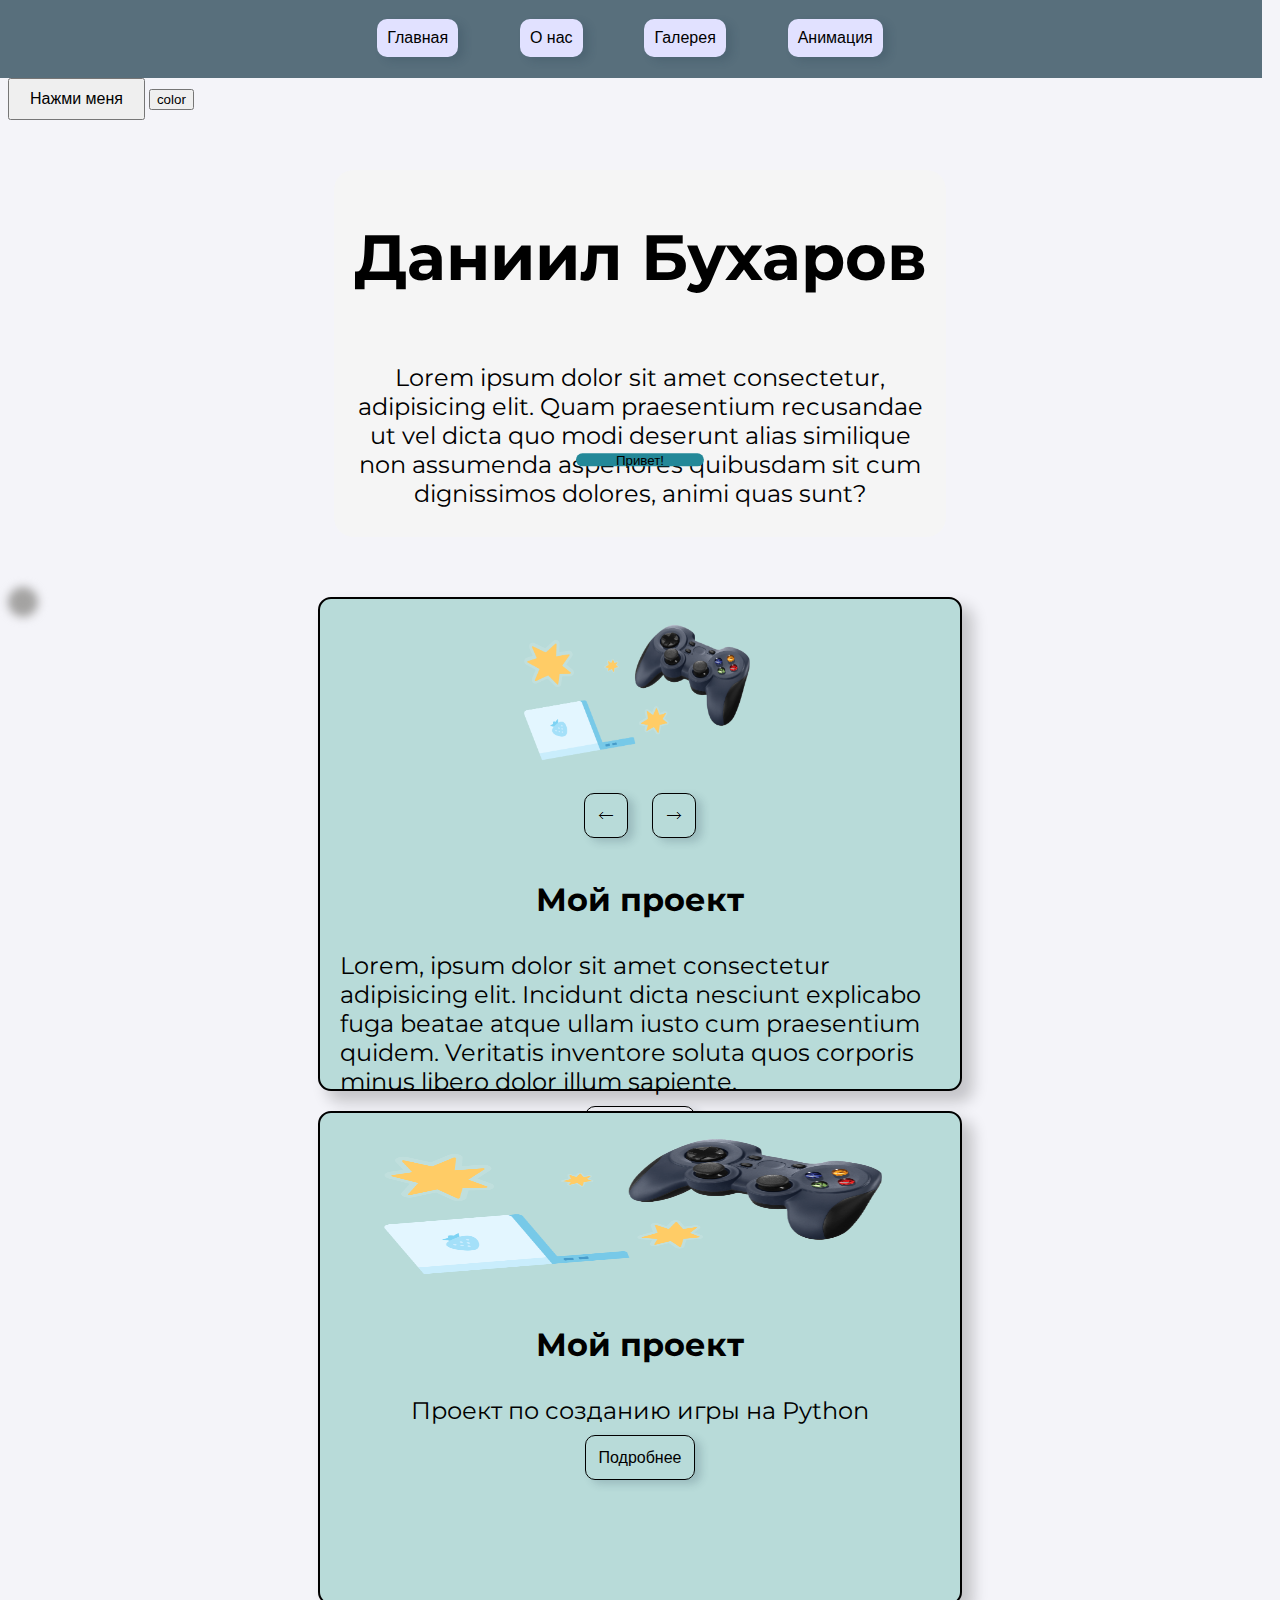
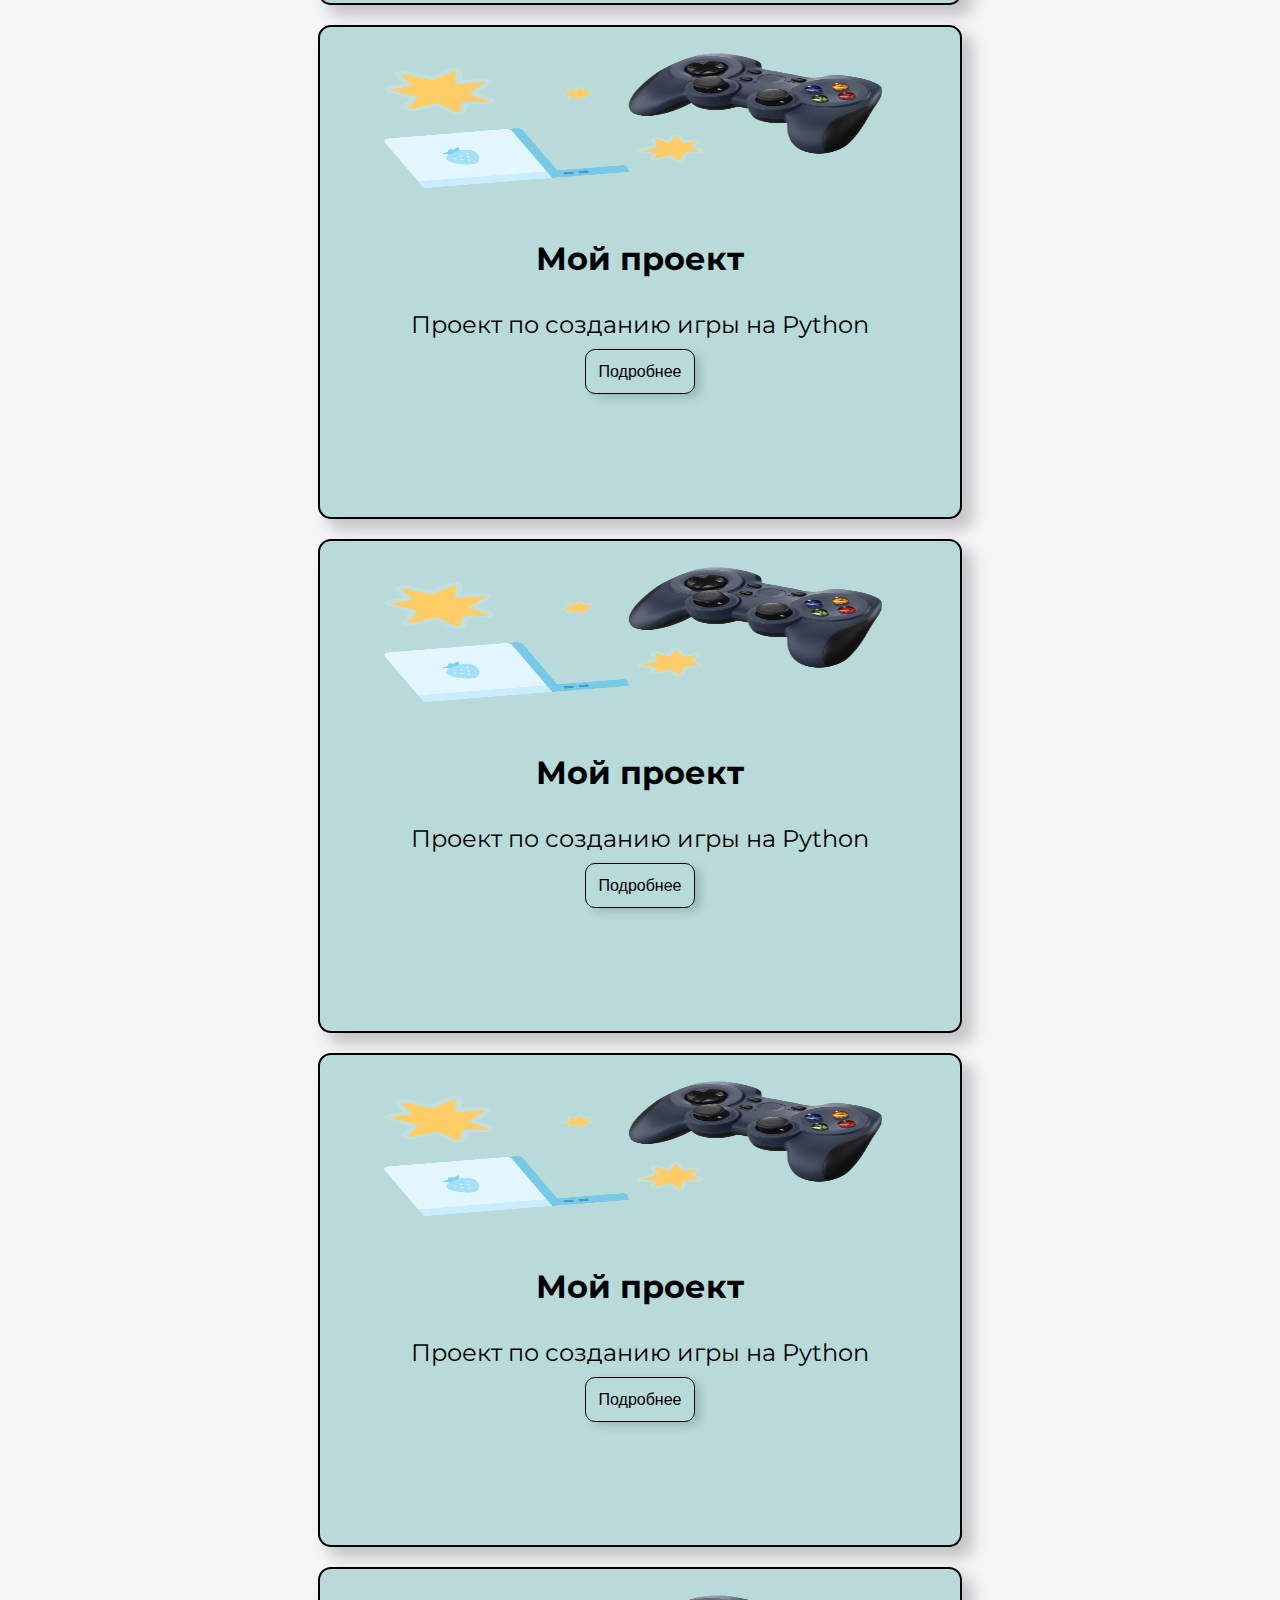
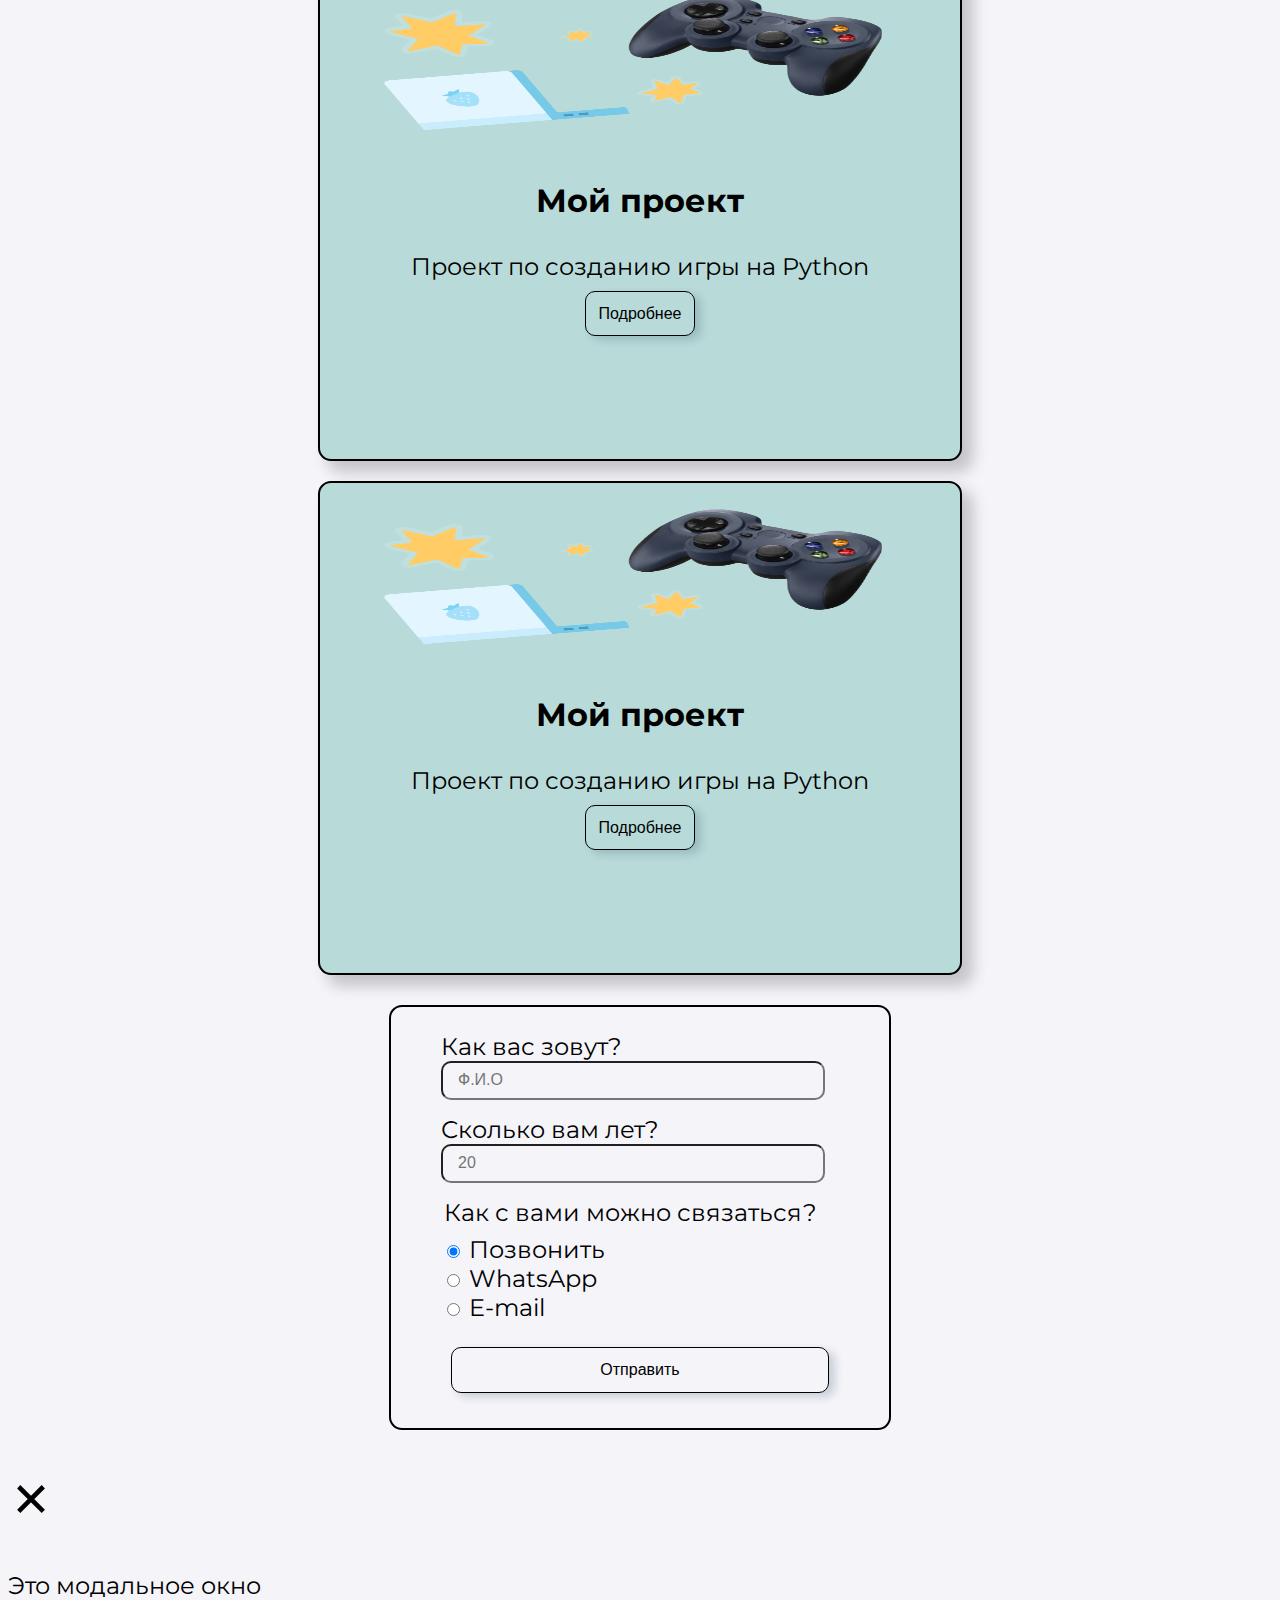
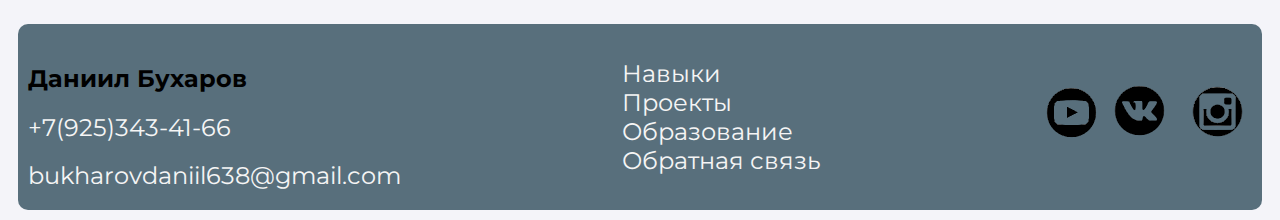
<file: index.html>
<!DOCTYPE html>
<html lang="en">

<head>
    <meta charset="UTF-8">
    <meta name="viewport" content="width=device-width, initial-scale=1.0">
    <link rel="stylesheet" href="style.css" />
    <title>Даниил</title>
    <link rel="preconnect" href="https://fonts.googleapis.com">
    <link rel="preconnect" href="https://fonts.gstatic.com" crossorigin>
    <link href="https://fonts.googleapis.com/css2?family=Montserrat:ital,wght@0,100..900;1,100..900&display=swap"
        rel="stylesheet" as="fonts">
</head>

<body>
    <header>
        <nav class="nav_menu">

            <a class="hlink" href="https://google.com/">Главная</a></li>
            <a class="hlink" href="https://google.com/">О нас</a></li>
            <a class="hlink" href="https://google.com/">Галерея</a></li>
            <a class="hlink" href="animation.html" target="_blank">Анимация</a>
        </nav>
        <div class="burger" id="burger">&#9776;</div>
    </header>

    <main class="content">
        <button class="smart-button">Нажми меня</button>
        <button onclick="col()">color</button>
        <section class="title">
            <div class="titlediv">
                <h1>Даниил Бухаров</h1>
                <p>
                    Lorem ipsum dolor sit amet consectetur, adipisicing elit. Quam praesentium recusandae ut vel dicta
                    quo modi deserunt alias similique non assumenda asperiores quibusdam sit cum dignissimos dolores,
                    animi quas sunt?
                </p>
                <button id="run_button">Привет!</button>
            </div>
        </section>

        <div id="circle"></div>




        <section>
            <div class="cardscontainer">
                <div class="cards">
                    <div class="slider-div">
                        <img id="slider-img" src="img\slider.def.png" width="100px">
                    </div>
                    <div class="slider-button">
                        <button onclick="prev_img()">&#129104;</button>
                        <button onclick="next_img()">&#129106;</button>
                    </div>

                    <h3>Мой проект</h3>
                    <p>Lorem, ipsum dolor sit amet consectetur adipisicing elit. Incidunt dicta nesciunt explicabo fuga
                        beatae atque ullam iusto cum praesentium quidem. Veritatis inventore soluta quos corporis minus
                        libero dolor illum sapiente.</p>
                    <button class="modal-btn">Подробнее</button>
                </div>
                <div class="cards">
                    <img src="img\slider.def.png" width="100px">
                    <h3>Мой проект</h3>
                    <p>Проект по созданию игры на Python</p>
                    <button>Подробнее</button>
                </div>
                <div class="cards">
                    <img src="img\slider.def.png" width="100px">
                    <h3>Мой проект</h3>
                    <p>Проект по созданию игры на Python</p>
                    <button>Подробнее</button>
                </div>
                <div class="cards">
                    <img src="img\slider.def.png" width="100px">
                    <h3>Мой проект</h3>
                    <p>Проект по созданию игры на Python</p>
                    <button>Подробнее</button>
                </div>
                <div class="cards">
                    <img src="img\slider.def.png" width="100px">
                    <h3>Мой проект</h3>
                    <p>Проект по созданию игры на Python</p>
                    <button>Подробнее</button>
                </div>
                <div class="cards">
                    <img src="img\slider.def.png" width="100px">
                    <h3>Мой проект</h3>
                    <p>Проект по созданию игры на Python</p>
                    <button>Подробнее</button>
                </div>
                <div class="cards">
                    <img src="img\slider.def.png" width="100px">
                    <h3>Мой проект</h3>
                    <p>Проект по созданию игры на Python</p>
                    <button>Подробнее</button>
                </div>
            </div>
        </section>
        <button id="scrollToTop">⬆ Наверх</button>
        <section class="form_section">
            <div class="form_container">
                <form action="mailto:html@yandex.ru">
                    <label>
                        <p>Как вас зовут?</p>
                        <input type="text" placeholder="Ф.И.О" required>
                    </label>
                    <label>
                        <p>Сколько вам лет?</p>
                        <input placeholder="20" type="number" min="3" max="99" required>
                    </label>


                    <fieldset>
                        <legend>Как с вами можно связаться?</legend>
                        <div>
                            <input type="radio" checked value="call" name="connect">
                            <label for="call">Позвонить</label>
                        </div>
                        <div>
                            <input type="radio" value="WA" name="connect">
                            <label for="WA">WhatsApp</label>
                        </div>
                        <div>
                            <input type="radio" value="E-mail" name="connect">
                            <label for="E-mail">E-mail</label>
                        </div>
                    </fieldset>


                    <button type="submit" class="submit_button">Отправить</button>
                </form>
            </div>
        </section>
    </main>
    <div class="modal">
        <div class="modal-content">
            <span class="close">&times;</span>
            <div class="modal-text">
                <h3>Карточка игры</h3>
                <p>Lorem ipsum dolor sit amet consectetur adipisicing elit. Distinctio quisquam repellendus eum
                    laudantium harum hic saepe ex obcaecati, fugit praesentium at, quia ea. Excepturi sunt molestiae eos
                    voluptas a odit. Lorem ipsum dolor sit amet consectetur adipisicing elit. Eaque ex ullam quisquam,
                    sunt assumenda consequatur itaque aut, nemo cum error nihil natus ab quae amet qui. Placeat at
                    corrupti odio.</p>
            </div>
            <img class="modal-img" src="img\mario.avif" alt="mario">
            <img class="githubich" src="img\githubich.png" alt="icon.github">
        </div>
    </div>
    <div class="modal-card">
        <div class="modal-content-card">
            <span class="close">&times;</span>
            <p>Это модальное окно</p>
        </div>
    </div>
    <footer>
        <div>
            <h2>Даниил Бухаров</h2>
            <a class="footerlink" href="tel+79253434166">+7(925)343-41-66</a>
            <br>
            <a class="footerlink" href="mailto:bukharovdaniil638@gmail.com">bukharovdaniil638@gmail.com</a>
        </div>
        <div>
            <a class="footerlink" href="google.com">Навыки</a>
            <a class="footerlink" href="google.com">Проекты</a>
            <a class="footerlink" href="google.com">Образование</a>
            <a class="footerlink" href="google.com">Обратная связь</a>


        </div>

        <div>
            <a href="youtube.com"><img src="img\youtube.sss-Photoroom.png"></a>
            <a href="VK.com"><img src="img\vk.sss-Photoroom.png"></a>
            <a href="instagram.com"><img src="img\images-Photoroom.png"></a>
        </div>
    </footer>











    <!--<section class="title">
            <h2>Виды мячей:</h2>
            <div class="titlediv">
                <img class=".img" src="first_project__crowl638\img\basketball_ball.jpg" alt="Баскетбольный мяч">
                <h3>Баскетбольный мяч</h3>
                <p>Предназначен для игры в баскетбол. Мяч должен иметь сферическую форму и быть установленного оттенка оранжевого цвета с традиционным рисунком из восьми вставок и черных швов.</p>
                <form action="https://ru.wikipedia.org/wiki/%D0%91%D0%B0%D1%81%D0%BA%D0%B5%D1%82%D0%B1%D0%BE%D0%BB%D1%8C%D0%BD%D1%8B%D0%B9_%D0%BC%D1%8F%D1%87" target="_blank">
                <button>Подробнее</button>
                </form>
                </div>
            <div class="titlediv">
                <img src="first_project__crowl638\img\football_ball.jpg" alt="Футбольный мяч">
                <h3>Футбольный мяч</h3>
                <p>Предназначен для игры в футбол. изготовлен из кожи или другого похожего материала. В настоящее время часто используется синтетика;</p>
                <form action="https://ru.wikipedia.org/wiki/%D0%A4%D1%83%D1%82%D0%B1%D0%BE%D0%BB%D1%8C%D0%BD%D1%8B%D0%B9_%D0%BC%D1%8F%D1%87" target="_blank">
                <button>Подробнее</button>
                </form>
                </div>
            <div class="titlediv">
                <img src="first_project__crowl638\img\volleyball_ball.avif" alt="Волейбольный мяч">
                <h3>Волейбольный мяч</h3>
                <p>Волейбольный мяч состоит из панелей кожи (естественной или искусственной), натянутой вокруг каркаса. Каждая панель может состоять из трёх секций или рядов или может иметь другое строение.</p>
                <form action="https://ru.wikipedia.org/wiki/%D0%92%D0%BE%D0%BB%D0%B5%D0%B9%D0%B1%D0%BE%D0%BB%D1%8C%D0%BD%D1%8B%D0%B9_%D0%BC%D1%8F%D1%87" target="_blank">
                <button>Подробнее</button>
                </form>
                </div>
        </section> -->






</body>
<script src="main.js"></script>

</html>
</file>
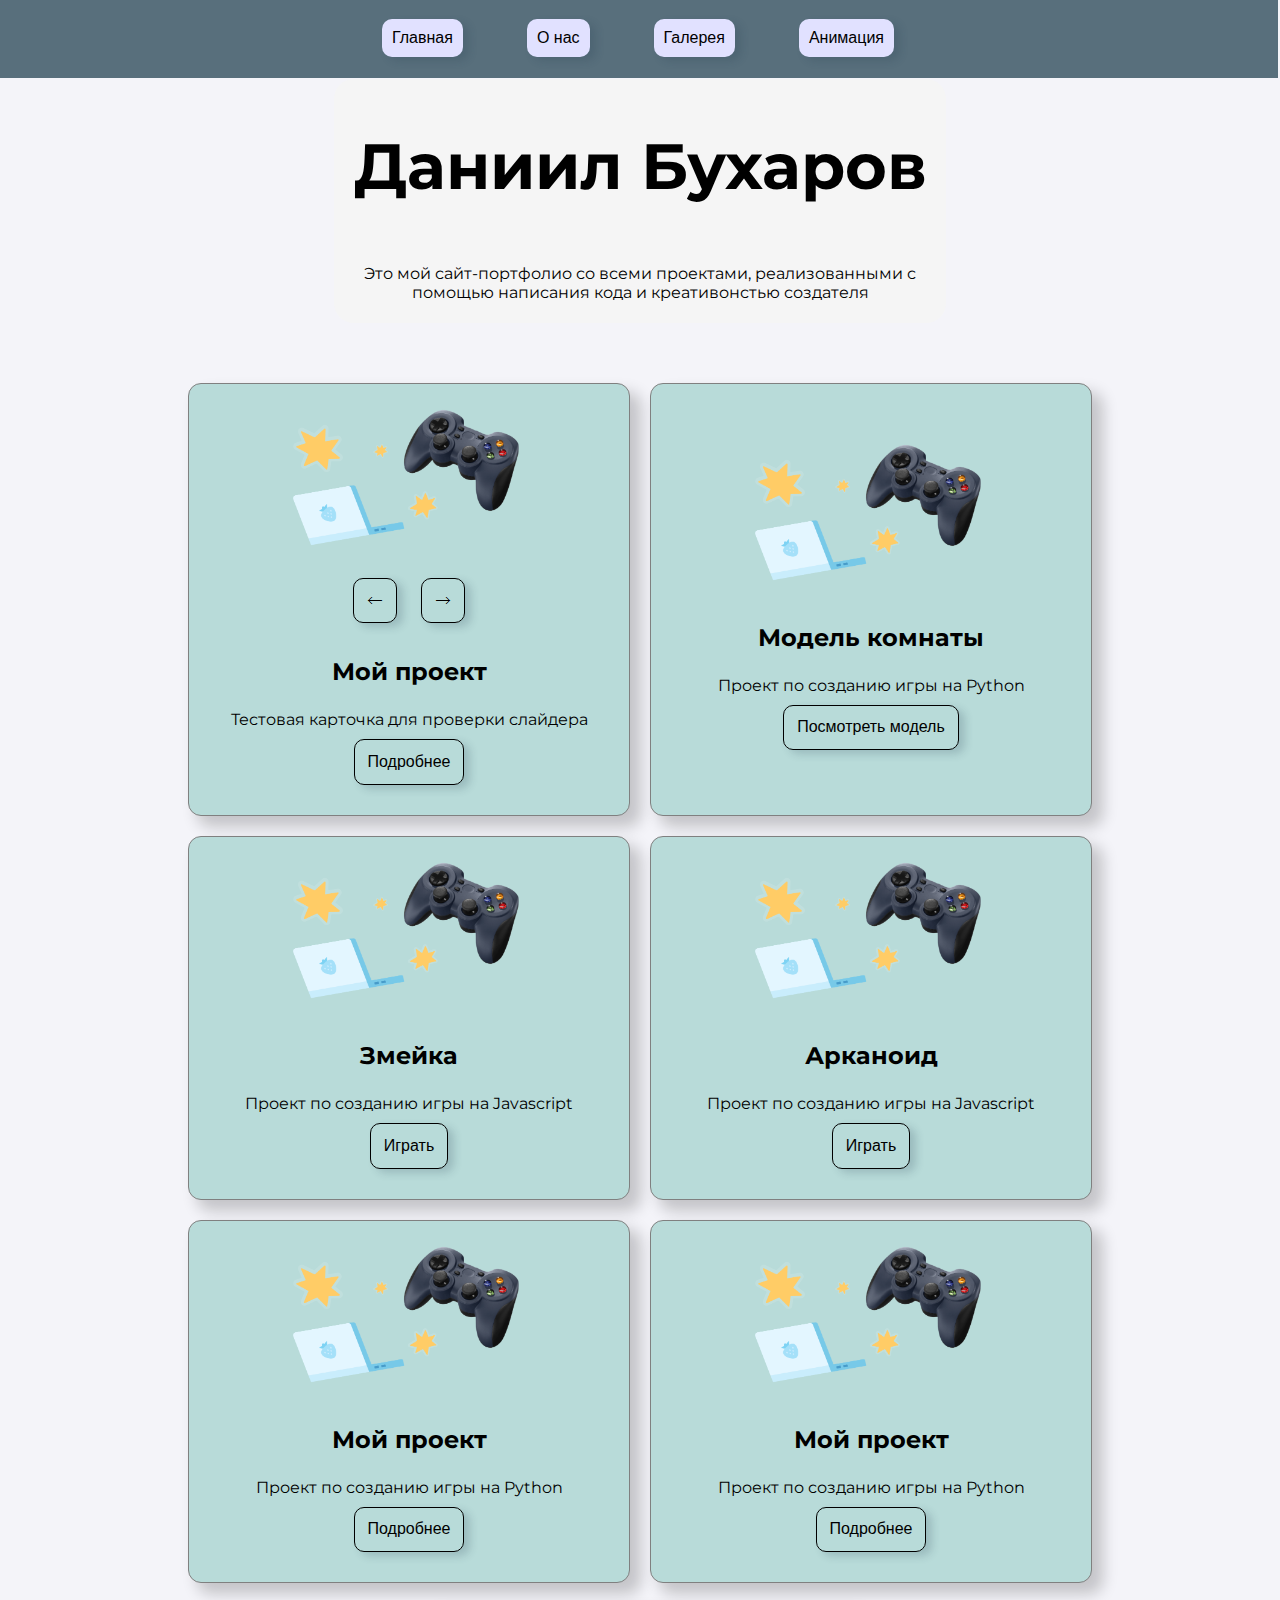
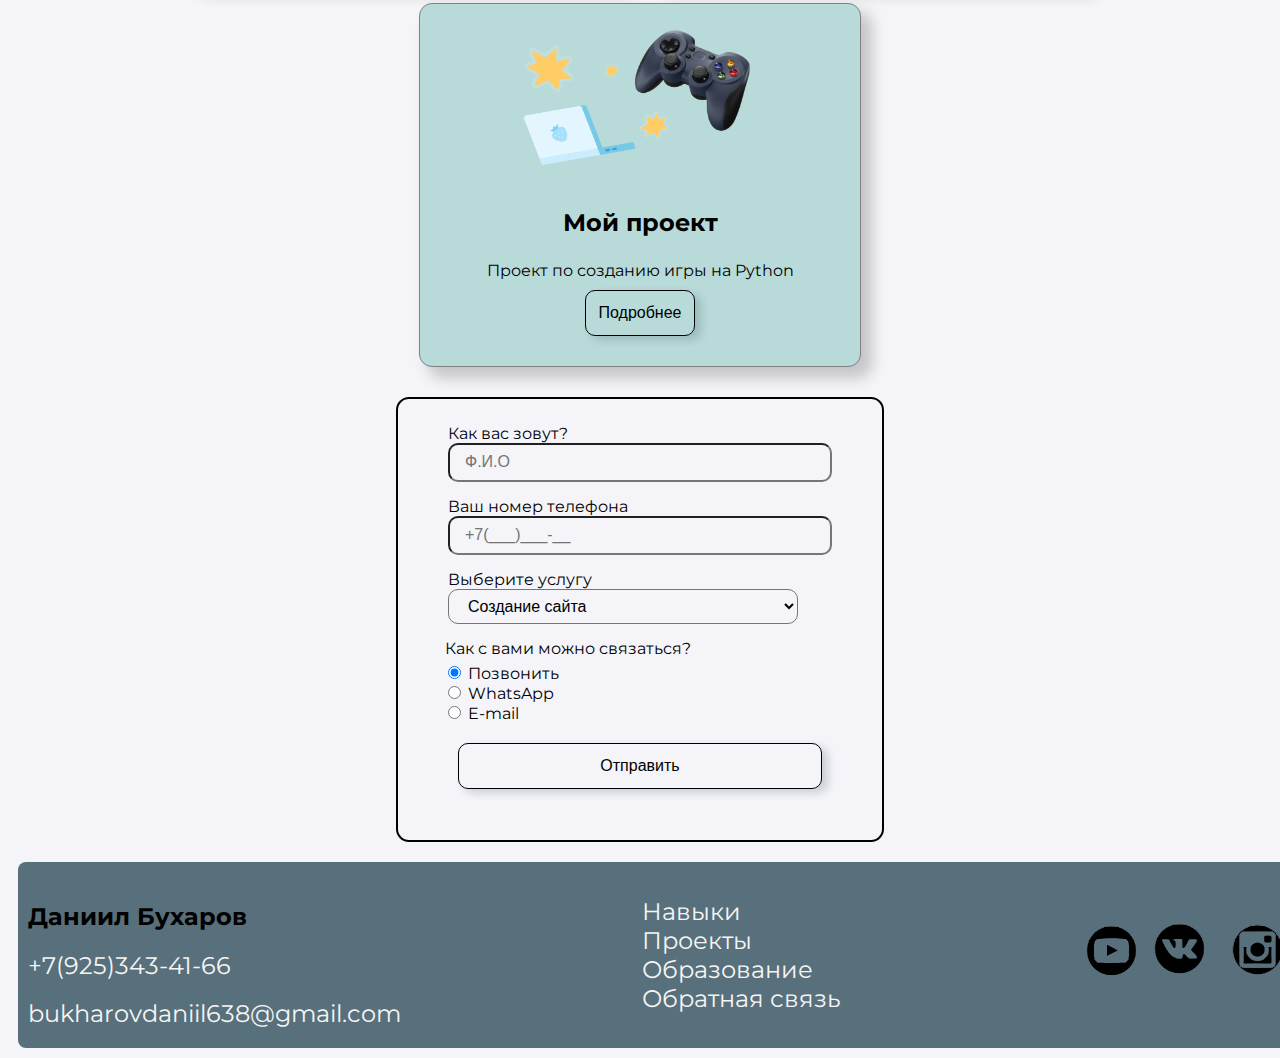
<file: portfolio_Daniil-master2/index.html>
<!DOCTYPE html>
<html lang="en">

<head>
    <meta charset="UTF-8">
    <meta name="viewport" content="width=device-width, initial-scale=1.0">
    <link rel="stylesheet" href="style.css" />
    <title>Даниил</title>
    <link rel="preconnect" href="https://fonts.googleapis.com">
    <link rel="preconnect" href="https://fonts.gstatic.com" crossorigin>
    <link href="https://fonts.googleapis.com/css2?family=Montserrat:ital,wght@0,100..900;1,100..900&display=swap"
        rel="stylesheet" as="fonts">
</head>

<body>
    <header>
        <nav class="nav_menu">

            <a class="hlink" href="https://google.com/">Главная</a></li>
            <a class="hlink" href="https://google.com/">О нас</a></li>
            <a class="hlink" href="https://google.com/">Галерея</a></li>
            <a class="hlink" href="animation.html" target="_blank">Анимация</a>
        </nav>
        <div class="burger" id="burger">&#9776;</div>
    </header>

    <main class="content">
        <!--
        <button class="smart-button">Нажми меня</button>
        -->
        <button onclick="col()">color</button>
        <section class="title">
            <div class="titlediv">
                <h1>Даниил Бухаров</h1>
                <p>
                  Это мой сайт-портфолио со всеми проектами, реализованными с помощью написания кода и креативонстью создателя
                </p>
                <!--
                <button id="run_button">Привет!</button>
                -->
            </div>
        </section>
<!--
        <div id="circle"></div>
        -->




        <section>
            <div class="cardscontainer">
                <div class="cards">
                    <div class="slider-div">
                        <img id="slider-img" src="img\slider.def.png">
                    </div>
                    <div class="slider-button">
                        <button onclick="prev_img()">&#129104;</button>
                        <button onclick="next_img()">&#129106;</button>
                    </div>

                    <h3>Мой проект</h3>
                    <p>Тестовая карточка для проверки слайдера</p>
                    <button class="modal-btn">Подробнее</button>
                </div>
                <div class="cards">
                    <img src="img\slider.def.png" >
                    <h3>Модель комнаты</h3>
                    <p>Проект по созданию игры на Python</p>
                    <button onclick="window.location.href='model.html'">Посмотреть модель</button>
                </div>
                <div class="cards">
                    <img src="img\slider.def.png"   >
                    <h3>Змейка</h3>
                    <p>Проект по созданию игры на Javascript</p>
                    <button onclick="window.location.href='snake.html'">Играть</button>
                </div>
                <div class="cards">
                    <img src="img\slider.def.png" >
                    <h3>Арканоид</h3>
                    <p>Проект по созданию игры на Javascript</p>
                    <button onclick="window.location.href='game.html'">Играть</button>
                </div>
                <div class="cards">
                    <img src="img\slider.def.png">
                    <h3>Мой проект</h3>
                    <p>Проект по созданию игры на Python</p>
                    <button>Подробнее</button>
                </div>
                <div class="cards">
                    <img src="img\slider.def.png" >
                    <h3>Мой проект</h3>
                    <p>Проект по созданию игры на Python</p>
                    <button>Подробнее</button>
                </div>
                <div class="cards">
                    <img src="img\slider.def.png" >
                    <h3>Мой проект</h3>
                    <p>Проект по созданию игры на Python</p>
                    <button>Подробнее</button>
                </div>
            </div>
        </section>
        <button id="scrollToTop">⬆ Наверх</button>
        <section class="form_section">
            <div class="form_container">
                <form id="myForm">
                    <label>
                        <p>Как вас зовут?</p>
                        <input class="f_input" placeholder="Ф.И.О" type="text" name="name" required >
                    </label>
                    <label>
                        <p>Ваш номер телефона</p>
                        <input class="f_input" placeholder="+7(___)___-__" type="tel" name="tel" required>
                    </label>

                       <label>
                        <p>Выберите услугу</p>
                        <select>
                            <option>Создание сайта</option>
                            <option>Написание программы</option>
                            <option>Создание 3D-модели</option>
                            <option>Другое</option>
                        </select>
                    </label>

                    <fieldset>
                        <legend>Как с вами можно связаться?</legend>
                        <div>
                            <input type="radio" checked value="call" name="connect">
                            <label for="call">Позвонить</label>
                        </div>
                        <div>
                            <input type="radio" value="WA" name="connect">
                            <label for="WA">WhatsApp</label>
                        </div>
                        <div>
                            <input type="radio" value="E-mail" name="connect">
                            <label for="E-mail">E-mail</label>
                        </div>
                    </fieldset>


                    <button type="submit" class="submit_button">Отправить</button>
                </form>
                <p id="status"></p>
            </div>
        </section>
    </main>
    <div class="modal">
        <div class="modal-content">
            <span class="close">&times;</span>
            <div class="modal-text">
                <h3>Карточка игры</h3>
                <p>Lorem ipsum dolor sit amet consectetur adipisicing elit. Distinctio quisquam repellendus eum
                    laudantium harum hic saepe ex obcaecati, fugit praesentium at, quia ea. Excepturi sunt molestiae eos
                    voluptas a odit. Lorem ipsum dolor sit amet consectetur adipisicing elit. Eaque ex ullam quisquam,
                    sunt assumenda consequatur itaque aut, nemo cum error nihil natus ab quae amet qui. Placeat at
                    corrupti odio.</p>
            </div>
            <img class="modal-img" src="img\mario.avif" alt="mario">
            <img class="githubich" src="img\githubich.png" alt="icon.github">
        </div>
    </div>
    <div class="modal-card">
        <div class="modal-content-card">
        <!--
            <span class="close">&times;</span>
            <p>Это модальное окно</p>
            -->
        </div>
    </div>
    <footer>
        <div>
            <h2>Даниил Бухаров</h2>
            <a class="footerlink" href="tel+79253434166">+7(925)343-41-66</a>
            <br>
            <a class="footerlink" href="mailto:bukharovdaniil638@gmail.com">bukharovdaniil638@gmail.com</a>
        </div>
        <div>
            <a class="footerlink" href="google.com">Навыки</a>
            <a class="footerlink" href="google.com">Проекты</a>
            <a class="footerlink" href="google.com">Образование</a>
            <a class="footerlink" href="google.com">Обратная связь</a>


        </div>

        <div>
            <a href="youtube.com"><img src="img\youtube.sss-Photoroom.png"></a>
            <a href="VK.com"><img src="img\vk.sss-Photoroom.png"></a>
            <a href="instagram.com"><img src="img\images-Photoroom.png"></a>
        </div>
    </footer>











    <!--<section class="title">
            <h2>Виды мячей:</h2>
            <div class="titlediv">
                <img class=".img" src="first_project__crowl638\img\basketball_ball.jpg" alt="Баскетбольный мяч">
                <h3>Баскетбольный мяч</h3>
                <p>Предназначен для игры в баскетбол. Мяч должен иметь сферическую форму и быть установленного оттенка оранжевого цвета с традиционным рисунком из восьми вставок и черных швов.</p>
                <form action="https://ru.wikipedia.org/wiki/%D0%91%D0%B0%D1%81%D0%BA%D0%B5%D1%82%D0%B1%D0%BE%D0%BB%D1%8C%D0%BD%D1%8B%D0%B9_%D0%BC%D1%8F%D1%87" target="_blank">
                <button>Подробнее</button>
                </form>
                </div>
            <div class="titlediv">
                <img src="first_project__crowl638\img\football_ball.jpg" alt="Футбольный мяч">
                <h3>Футбольный мяч</h3>
                <p>Предназначен для игры в футбол. изготовлен из кожи или другого похожего материала. В настоящее время часто используется синтетика;</p>
                <form action="https://ru.wikipedia.org/wiki/%D0%A4%D1%83%D1%82%D0%B1%D0%BE%D0%BB%D1%8C%D0%BD%D1%8B%D0%B9_%D0%BC%D1%8F%D1%87" target="_blank">
                <button>Подробнее</button>
                </form>
                </div>
            <div class="titlediv">
                <img src="first_project__crowl638\img\volleyball_ball.avif" alt="Волейбольный мяч">
                <h3>Волейбольный мяч</h3>
                <p>Волейбольный мяч состоит из панелей кожи (естественной или искусственной), натянутой вокруг каркаса. Каждая панель может состоять из трёх секций или рядов или может иметь другое строение.</p>
                <form action="https://ru.wikipedia.org/wiki/%D0%92%D0%BE%D0%BB%D0%B5%D0%B9%D0%B1%D0%BE%D0%BB%D1%8C%D0%BD%D1%8B%D0%B9_%D0%BC%D1%8F%D1%87" target="_blank">
                <button>Подробнее</button>
                </form>
                </div>
        </section> -->






</body>
<script src="main.js"></script>

</html>
</file>
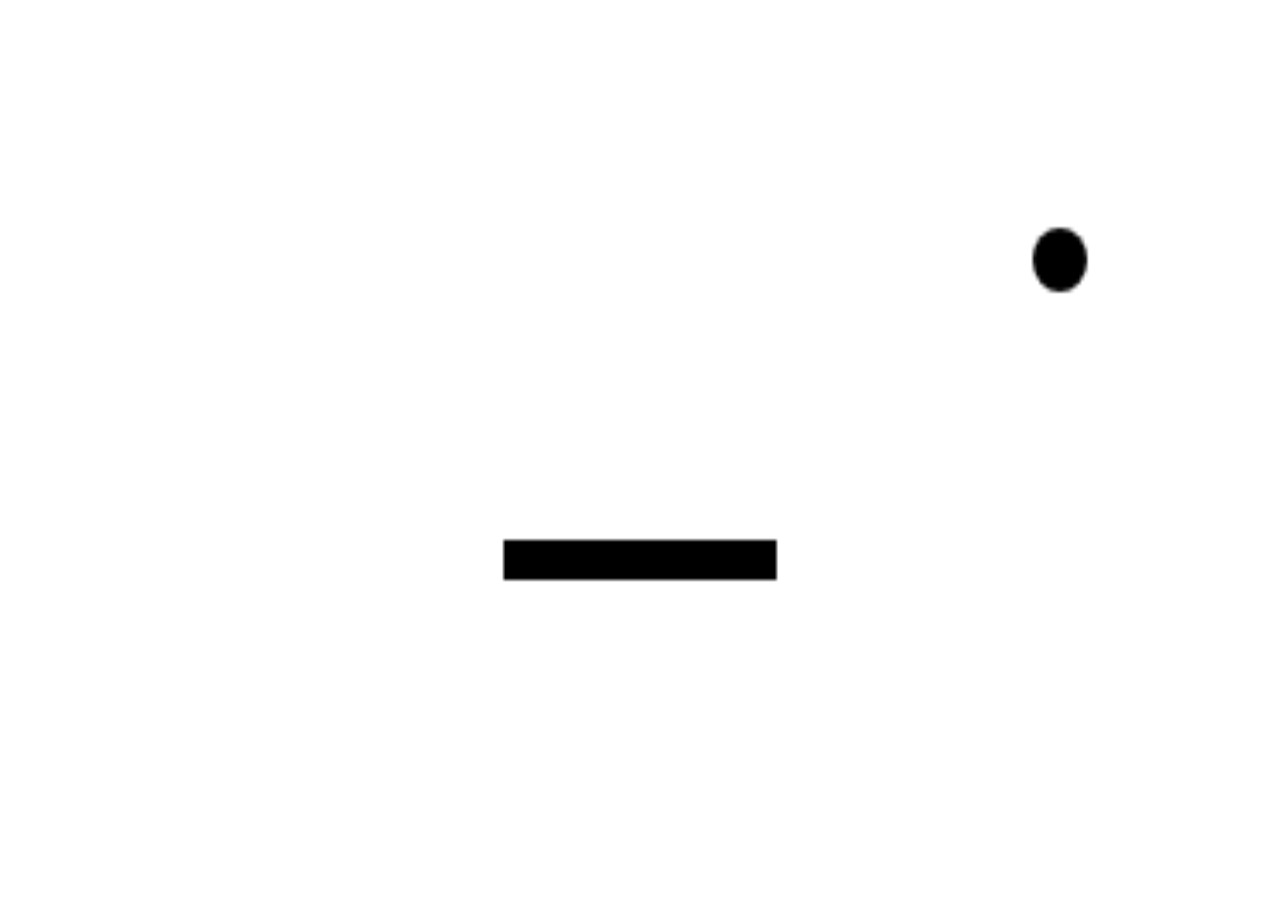
<file: game/game.html>
<!DOCTYPE html>
<html lang="en">
<head>
    <meta charset="UTF-8">
    <meta name="viewport" content="width=device-width, initial-scale=1.0">
    <title>Игра</title>
    <style>
        canvas{
            display: block;
            margin: 20px auto;
            width: 1024px;
            height: 600px;

            
        }

    </style>
</head>
<body>
    <canvas id="gameCanvas"></canvas>
    <script src="game.js"></script>
</body>
</html>
</file>
<file: style.css>
@import url('https://fonts.googleapis.com/css2?family=Montserrat:ital,wght@0,100..900;1,100..900&display=swap');




body {
    background: #f4f4f9;
    font-family: Montserrat;
}

p {
    --fsize: 1.5em;
    font-size: var(--fsize);
    font-style: normal;
    font-family: Montserrat;
}

.title {
    background-color: transparent;
    display: flex;
    max-width: 100%;
    justify-content: center;
    padding: 50px;
}

h3 {
    text-align: center;
    font-size: 2em;
}

h1 {
    text-align: center;
    font-size: 4em;
}

.titlediv {
    background-color: whitesmoke;
    width: 50%;
    display: flex;
    flex-direction: column;
    justify-content: center;
    border-radius: 20px;
    padding: 5px 15px;

}

.titlediv p {
    text-align: center;
}

.titlediv button {
    height: 1em;

    width: fit-content;
    align-self: center;
    margin-top: 10px;
    padding: 0px 40px;
    background-color: #238898;
    border: none;
    border-radius: 15px;
}

button:hover {
    background-color: white;
}

.titlediv img {
    align-self: center;
}

header {
    height: 5em;
    display: flex;
    justify-content: center;
    align-items: center;
    margin-top: -10px;
    margin-right: -20px;
    margin-left: -10px;
    width: 100%;
    background-color: #586f7c;
}
nav {
    display: flex;
    justify-content: center;
    align-items: center;
}

.hlink {
    font-family: 'Lucida Sans', 'Lucida Sans Regular', 'Lucida Grande', 'Lucida Sans Unicode', Geneva, Verdana, sans-serif;
    text-decoration: none;
    color: rgb(0, 0, 0);
    background-color: #e1e1ff;
    padding: 10px;
    border-radius: 10px;
    box-shadow: 6px 4px 8px 0px rgba(34, 60, 80, 0.2);

}

.cardscontainer {
    display: flex;
    justify-content: center;
    flex-wrap: wrap;
}

.cardscontainer img {
    max-height: 10em;
}

.cards {
    display: flex;
    flex-direction: column;
    align-items: center;
    border: 2px solid black;
    border-radius: 13px;
    margin: 10px;
    padding: 20px;
    max-width: 600px;
    min-width: 600px;
    height: 450px;
    margin: 10px;
    background-color: #b8dbd9;
    box-shadow: 10px 10px 15px 1px rgba(0, 0, 0, 0.2);
}

.cards img {
    min-width: 100%;
}

.cards p {
    margin: 0;
}

.cards button {
    background-color: transparent;
    border: 1px solid black;
    border-radius: 10px;

    margin: 10px;
    box-shadow: 6px 4px 8px 0px rgba(34, 60, 80, 0.2);
    padding: 0.8em;
    font-size: 1em;


}

.cards button:hover {
    background-color: #586f7c;
    transform: scale(1.1);
}

.cards button:active {
    background-color: rgb(41, 40, 40);
    transform: scale(0.9);

}

footer {
    background-color: #586f7c;
    display: flex;
    justify-content: space-between;
    align-items: center;
    padding: 20px 10px;
    margin: 10px;
    border-radius: 10px;
}

.footerlink {
    display: flex;
    width: 100%;
    height: auto;
    text-decoration: none;

}

.footerlink:hover {
    text-decoration: underline;
}

footer a {
    color: whitesmoke;
    font-size: 1.5em;
}

.form_section {
    display: flex;
    justify-content: center;
    margin: 20px 0;
}

.form_container {
    width: fit-content;
    border: 2px solid black;
    border-radius: 13px;
    padding: 25px 50px;
}

form {
    display: flex;
    flex-direction: column;
}

form p {
    margin: 0;
}

input[required] {
    margin-bottom: 15px;
    width: 350px;
    height: 35px;
    background-color: transparent;
    border-radius: 10px;
    padding: 0 15px;
    font-size: 1em;
}

input[required]:focus {
    animation-name: form_input;
    animation-duration: 0.5s;
    animation-fill-mode: forwards;
}

fieldset {
    border: none;
    font-size: 1.5em;
    margin-left: -17px;
}

form button {
    background-color: transparent;
    border: 1px solid black;
    border-radius: 10px;

    margin: 10px;
    box-shadow: 6px 4px 8px 0px rgba(34, 60, 80, 0.2);
    padding: 0.8em;
    font-size: 1em;
}


.slider-div img {
    width: 100%; 
    height: 200px; 
    object-fit: cover; 
}



@keyframes form_input {
    from {
        border: 1px solid;
    }

    to {
        border: 3px solid;
    }
}

#run_button {
    position: absolute;
    top: 50%;
    left: 50%;
    transform: translate(-50%, -50%);
    cursor: pointer;
}

#circle{
    width: 30px;
    height: 30px;
    background-color: #a4a3a2;
    border-radius: 50%;
    position: absolute;
    transition: transform 0.1s;
    filter: blur(5px);
}


#scrollToTop {
    position: fixed; 
    bottom: 20px; 
    right: 20px;
    padding: 10px 15px;
    font-size: 16px;
    background-color: aliceblue;
    color: black;
    border:  none;
    border-radius: 5px;
    cursor: pointer;
    opacity: 0; 
    visibility: hidden;
    transition: all 0.3s
}

/* Когда кнопка видима - добавляем в нашу кнопку класс show при нажатии на нее */ 
#scrollToTop.show {
    opacity: 1;
    visibility: visible;
    transform: scale(1);
}

/* Анимация при наведении */
#scrollToTop:hover {
    background-color: grey;
    transform: scale(1.1);
}



.smart-button {
    padding: 10px 20px;
    font-size: 16px;
    cursor: pointer;
    transition: transform 0.3s ease;
  }
  
  .smart-button:hover {
    transform: scale(1.1);
  }
  
  .smart-button.clicked {
    transform: scale(0.9);
  }


  .nav_menu{
    display: flex;
    justify-content: space-between;
    width: 40%;
    transition: all 0.5s;
  }

.burger{
    display: none;
    cursor: pointer;
}

  @media screen  and (max-width:767px){
    .nav_menu{
        display: none;
        flex-direction: column;
        position: absolute;
        top: 60px;
        left: 0;
        width: 100%;
        text-align: center;
        height: 0;
        overflow: hidden;
    }


    .nav_menu.active{
        height: auto;
    }

    .burger{
        display: block;
    }
    .hlink{
        box-sizing: border-box;
        width: 100%;
        border-radius: 0;
        padding: 10px 15px;
    }
    .titlediv{
        width: 80%;
    }
    .title{
        width: 100%;
    }
    .cards{
        width: 100%;
    }
  }


  .content{
    transition: margin-top 0.5s;
  }

/*
  .modal{
    display: none;
    position: fixed;
    top: 0 ;
    left: 0;
    width: 100%;
    height: 100%;
    background-color: rgba(0, 0, 0, 0.5);
    align-items: center;
    justify-content: center;
}


.modal-content{
    background-color: whitesmoke;
    width: 300px;
    text-align: center;
    position: relative;
    border-radius: 20px;

}
*/


.close{
    cursor: pointer;
    font-size: 5em;
}

/*
.modal-card{
    display: none;
    position: fixed;
    top: 0 ;
    left: 0;
    width: 100%;
    height: 100%;
    background-color: rgba(0, 0, 0, 0.5);
    align-items: center;
    justify-content: center;
}

.modal-content-card{
    background-color: whitesmoke;
    width: 70%;
    height: 85%;
    text-align: center;
    position: relative;
    border-radius: 20px;

}
*/

.modal{
    display: none;
    position: fixed;
    top: 0 ;
    left: 0;
    width: 100%;
    height: 100%;
    background-color: rgba(0, 0, 0, 0.6);
    align-items: center;
    justify-content: center;
}


.modal-content{
    background-color: whitesmoke;
    height: 70%;
    width: 85%;
    display: flex;

}

.modal-content p{
    font-size: 2.2em;
    font-weight: 500;
    padding-left: 50px;
}

.modal-content h3{
    font-size: 3.4em;

}

.modal-img{
    height: 80%;
    padding-top: 80px;
    padding-right: 25px;

}

.githubich{
    height: 8em;
    
}
</file>
<file: portfolio_Daniil-master2/style.css>
@import url('https://fonts.googleapis.com/css2?family=Montserrat:ital,wght@0,100..900;1,100..900&display=swap');




body {
    background: #f4f4f9;
    font-family: Montserrat;
}

p {
    --fsize: 1em;
    font-size: var(--fsize);
    font-style: normal;
    font-family: Montserrat;
}

.title {
    background-color: transparent;
    display: flex;
    max-width: 100%;
    justify-content: center;
    padding: 50px;
}

h3 {
    text-align: center;
    font-size: 1.5em;
}

h1 {
    text-align: center;
    font-size: 4em;
}

.titlediv {
    background-color: whitesmoke;
    width: 50%;
    display: flex;
    flex-direction: column;
    justify-content: center;
    border-radius: 20px;
    padding: 5px 15px;

}

.titlediv p {
    text-align: center;
}

.titlediv button {
    height: 1em;

    width: fit-content;
    align-self: center;
    margin-top: 10px;
    padding: 0px 40px;
    background-color: #238898;
    border: none;
    border-radius: 15px;
}

button:hover {
    background-color: white;
}

.titlediv img {
    align-self: center;
}

header {
    position: absolute;
    height: 5em;
    display: flex;
    justify-content: center;
    align-items: center;
    margin-top: -10px;
    margin-right: -20px;
    margin-left: -10px;
    width: 100%;
    background-color: #586f7c;
}
nav {
    display: flex;
    justify-content: center;
    align-items: center;
}

.hlink {
    font-family: 'Lucida Sans', 'Lucida Sans Regular', 'Lucida Grande', 'Lucida Sans Unicode', Geneva, Verdana, sans-serif;
    text-decoration: none;
    color: rgb(0, 0, 0);
    background-color: #e1e1ff;
    padding: 10px;
    border-radius: 10px;
    box-shadow: 6px 4px 8px 0px rgba(34, 60, 80, 0.2);

}

.cardscontainer {
    display: flex;
    justify-content: center;
    flex-wrap: wrap;
}

.cardscontainer img {
    max-height: 10em;
}

.cards {
    display: flex;
    flex-direction: column;
    align-items: center;
    justify-content: center;
    border: 1px solid gray;
    border-radius: 13px;
    max-height: 400px;
    width: 400px;
    margin: 10px;
    padding: 20px;
    margin: 10px;
    background-color: #b8dbd9;
    box-shadow: 10px 10px 15px 1px rgba(0, 0, 0, 0.2);
}

.cards img {
    min-width: 50%;
}

.cards p {
    margin: 0;
}

.cards button {
    background-color: transparent;
    border: 1px solid black;
    border-radius: 10px;

    margin: 10px;
    box-shadow: 6px 4px 8px 0px rgba(34, 60, 80, 0.2);
    padding: 0.8em;
    font-size: 1em;


}

.cards button:hover {
    background-color: #586f7c;
    transform: scale(1.1);
}

.cards button:active {
    background-color: rgb(41, 40, 40);
    transform: scale(0.9);

}

footer {
    width: 100%;
    height: 100%;
    background-color: #586f7c;
    display: flex;
    justify-content: space-between;
    align-items: center;
    padding: 20px 10px;
    margin: 10px;
    border-radius: 8px;
}

.footerlink {
    display: flex;
    width: 100%;
    height: auto;
    text-decoration: none;

}

.footerlink:hover {
    text-decoration: underline;
}

footer a {
    color: whitesmoke;
    font-size: 1.5em;
}

.form_section {
    display: flex;
    justify-content: center;
    margin: 20px 0;
}

.form_container {
    width: fit-content;
    border: 2px solid black;
    border-radius: 13px;
    padding: 25px 50px;
}

form {
    display: flex;
    flex-direction: column;
}

form p {
    margin: 0;
}

.f_input,select {
    margin-bottom: 15px;
    width: 350px;
    height: 35px;
    background-color: transparent;
    border-radius: 10px;
    padding: 0 15px;
    font-size: 1em;
}

input[type="radio"]{
    background-color: #b8dbd9;
}

input[required]:focus {
    animation-name: form_input;
    animation-duration: 0.5s;
    animation-fill-mode: forwards;
}

fieldset {
    border: none;

    margin-left: -17px;
}

form button {
    background-color: transparent;
    border: 1px solid black;
    border-radius: 10px;

    margin: 10px;
    box-shadow: 6px 4px 8px 0px rgba(34, 60, 80, 0.2);
    padding: 0.8em;
    font-size: 1em;
}


.slider-div img {
    width: 100%; 
    height: 200px; 
    object-fit: cover; 
}



@keyframes form_input {
    from {
        border: 1px solid;
    }

    to {
        border: 3px solid;
    }
}

#run_button {
    position: absolute;
    top: 50%;
    left: 50%;
    transform: translate(-50%, -50%);
    cursor: pointer;
}

#circle{
    width: 30px;
    height: 30px;
    background-color: #a4a3a2;
    border-radius: 50%;
    position: absolute;
    transition: transform 0.1s;
    filter: blur(5px);
}


#scrollToTop {
    position: fixed; 
    bottom: 20px; 
    right: 20px;
    padding: 10px 15px;
    font-size: 16px;
    background-color: aliceblue;
    color: black;
    border:  none;
    border-radius: 5px;
    cursor: pointer;
    opacity: 0; 
    visibility: hidden;
    transition: all 0.3s
}

/* Когда кнопка видима - добавляем в нашу кнопку класс show при нажатии на нее */ 
#scrollToTop.show {
    opacity: 1;
    visibility: visible;
    transform: scale(1);
}

/* Анимация при наведении */
#scrollToTop:hover {
    background-color: grey;
    transform: scale(1.1);
}



.smart-button {
    padding: 10px 20px;
    font-size: 16px;
    cursor: pointer;
    transition: transform 0.3s ease;
  }
  
  .smart-button:hover {
    transform: scale(1.1);
  }
  
  .smart-button.clicked {
    transform: scale(0.9);
  }


  .nav_menu{
    display: flex;
    justify-content: space-between;
    width: 40%;
    transition: all 0.5s;
  }

.burger{
    display: none;
    cursor: pointer;
}

  @media screen  and (max-width:767px){
    .nav_menu{
        display: none;
        flex-direction: column;
        position: absolute;
        top: 60px;
        left: 0;
        width: 100%;
        text-align: center;
        height: 0;
        overflow: hidden;
    }


    .nav_menu.active{
        height: auto;
    }

    .burger{
        display: block;
    }
    .hlink{
        box-sizing: border-box;
        width: 100%;
        border-radius: 0;
        padding: 10px 15px;
    }
    .titlediv{
        width: 80%;
    }
    .title{
        width: 100%;
    }
    .cards{
        width: 100%;
    }
  }


  .content{
    transition: margin-top 0.5s;
  }

/*
  .modal{
    display: none;
    position: fixed;
    top: 0 ;
    left: 0;
    width: 100%;
    height: 100%;
    background-color: rgba(0, 0, 0, 0.5);
    align-items: center;
    justify-content: center;
}


.modal-content{
    background-color: whitesmoke;
    width: 300px;
    text-align: center;
    position: relative;
    border-radius: 20px;

}
*/


.close{
    cursor: pointer;
    font-size: 5em;
}

/*
.modal-card{
    display: none;
    position: fixed;
    top: 0 ;
    left: 0;
    width: 100%;
    height: 100%;
    background-color: rgba(0, 0, 0, 0.5);
    align-items: center;
    justify-content: center;
}

.modal-content-card{
    background-color: whitesmoke;
    width: 70%;
    height: 85%;
    text-align: center;
    position: relative;
    border-radius: 20px;

}
*/

.modal{
    display: none;
    position: fixed;
    top: 0 ;
    left: 0;
    width: 100%;
    height: 100%;
    background-color: rgba(0, 0, 0, 0.6);
    align-items: center;
    justify-content: center;
}


.modal-content{
    background-color: whitesmoke;
    height: 70%;
    width: 85%;
    display: flex;

}

.modal-content p{
    font-size: 2.2em;
    font-weight: 500;
    padding-left: 50px;
}

.modal-content h3{
    font-size: 3.4em;

}

.modal-img{
    height: 80%;
    padding-top: 80px;
    padding-right: 25px;

}

.githubich{
    height: 8em;
    
}
</file>
